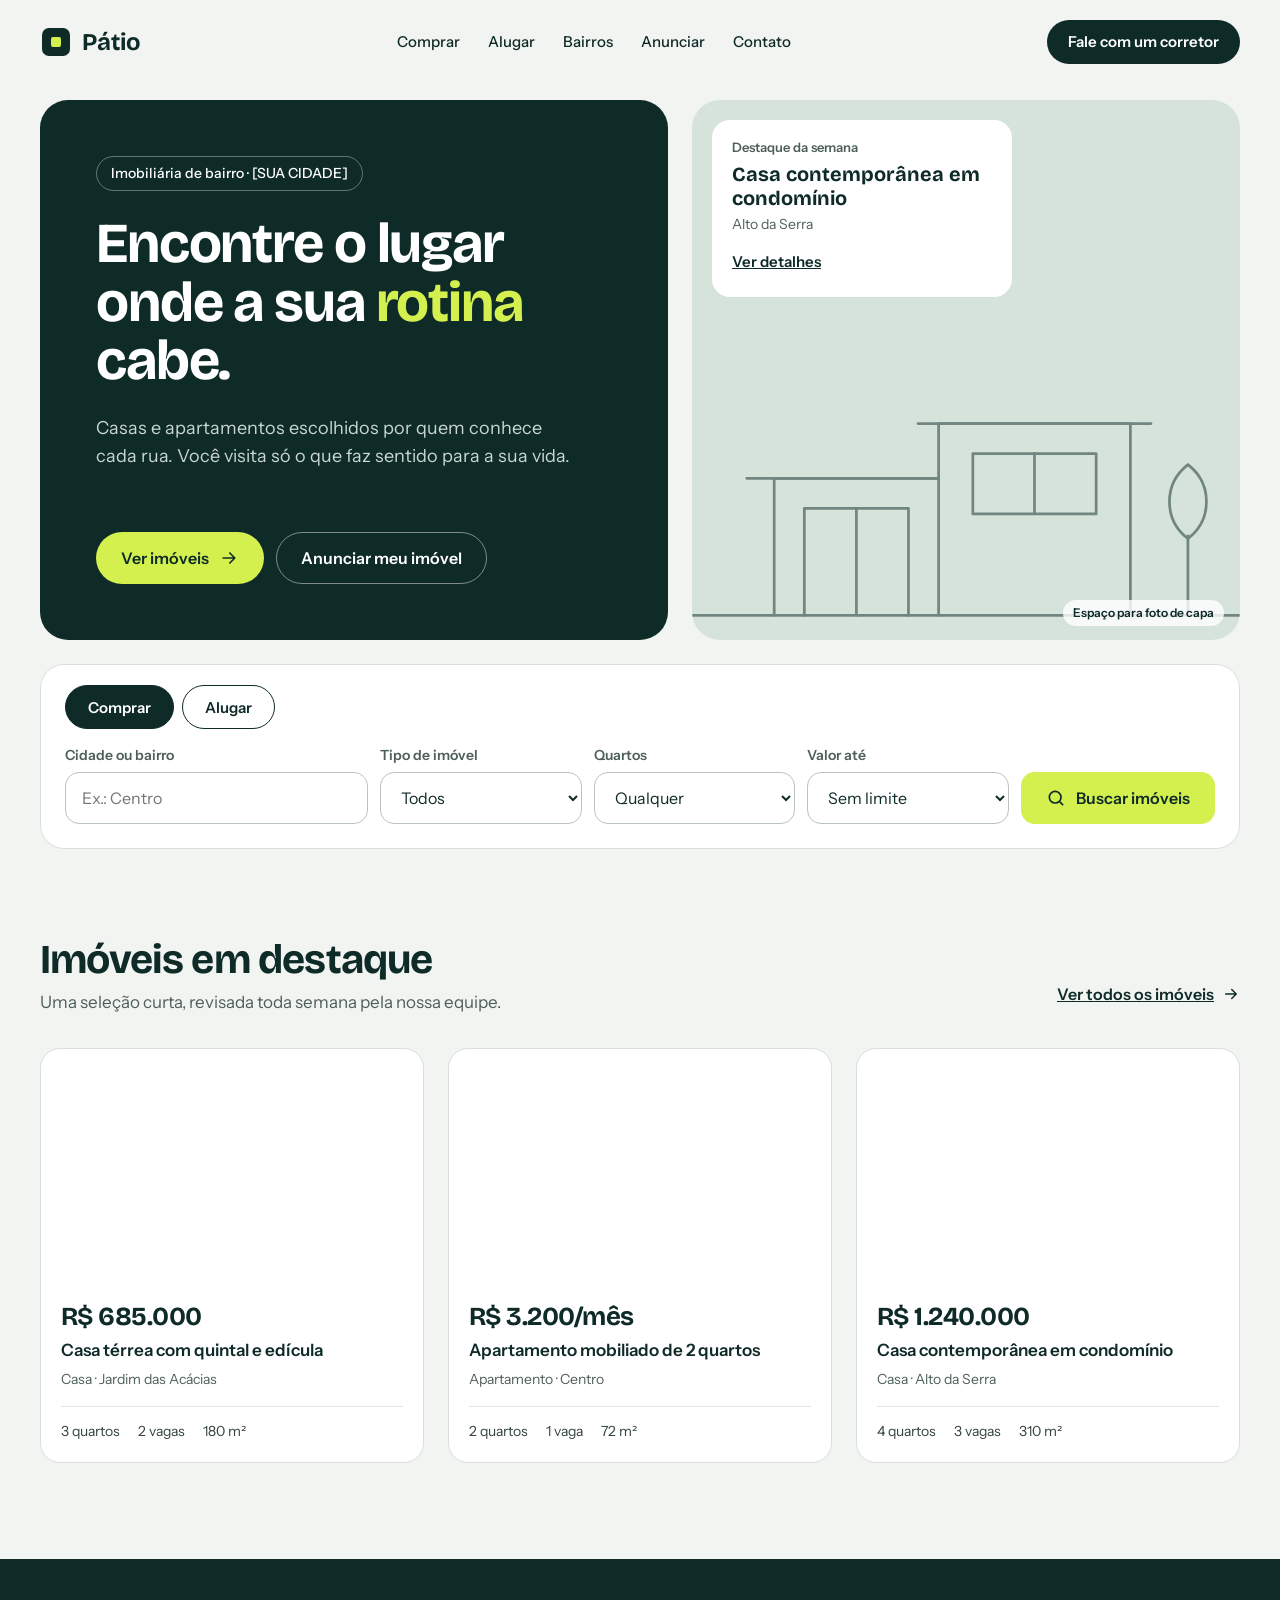
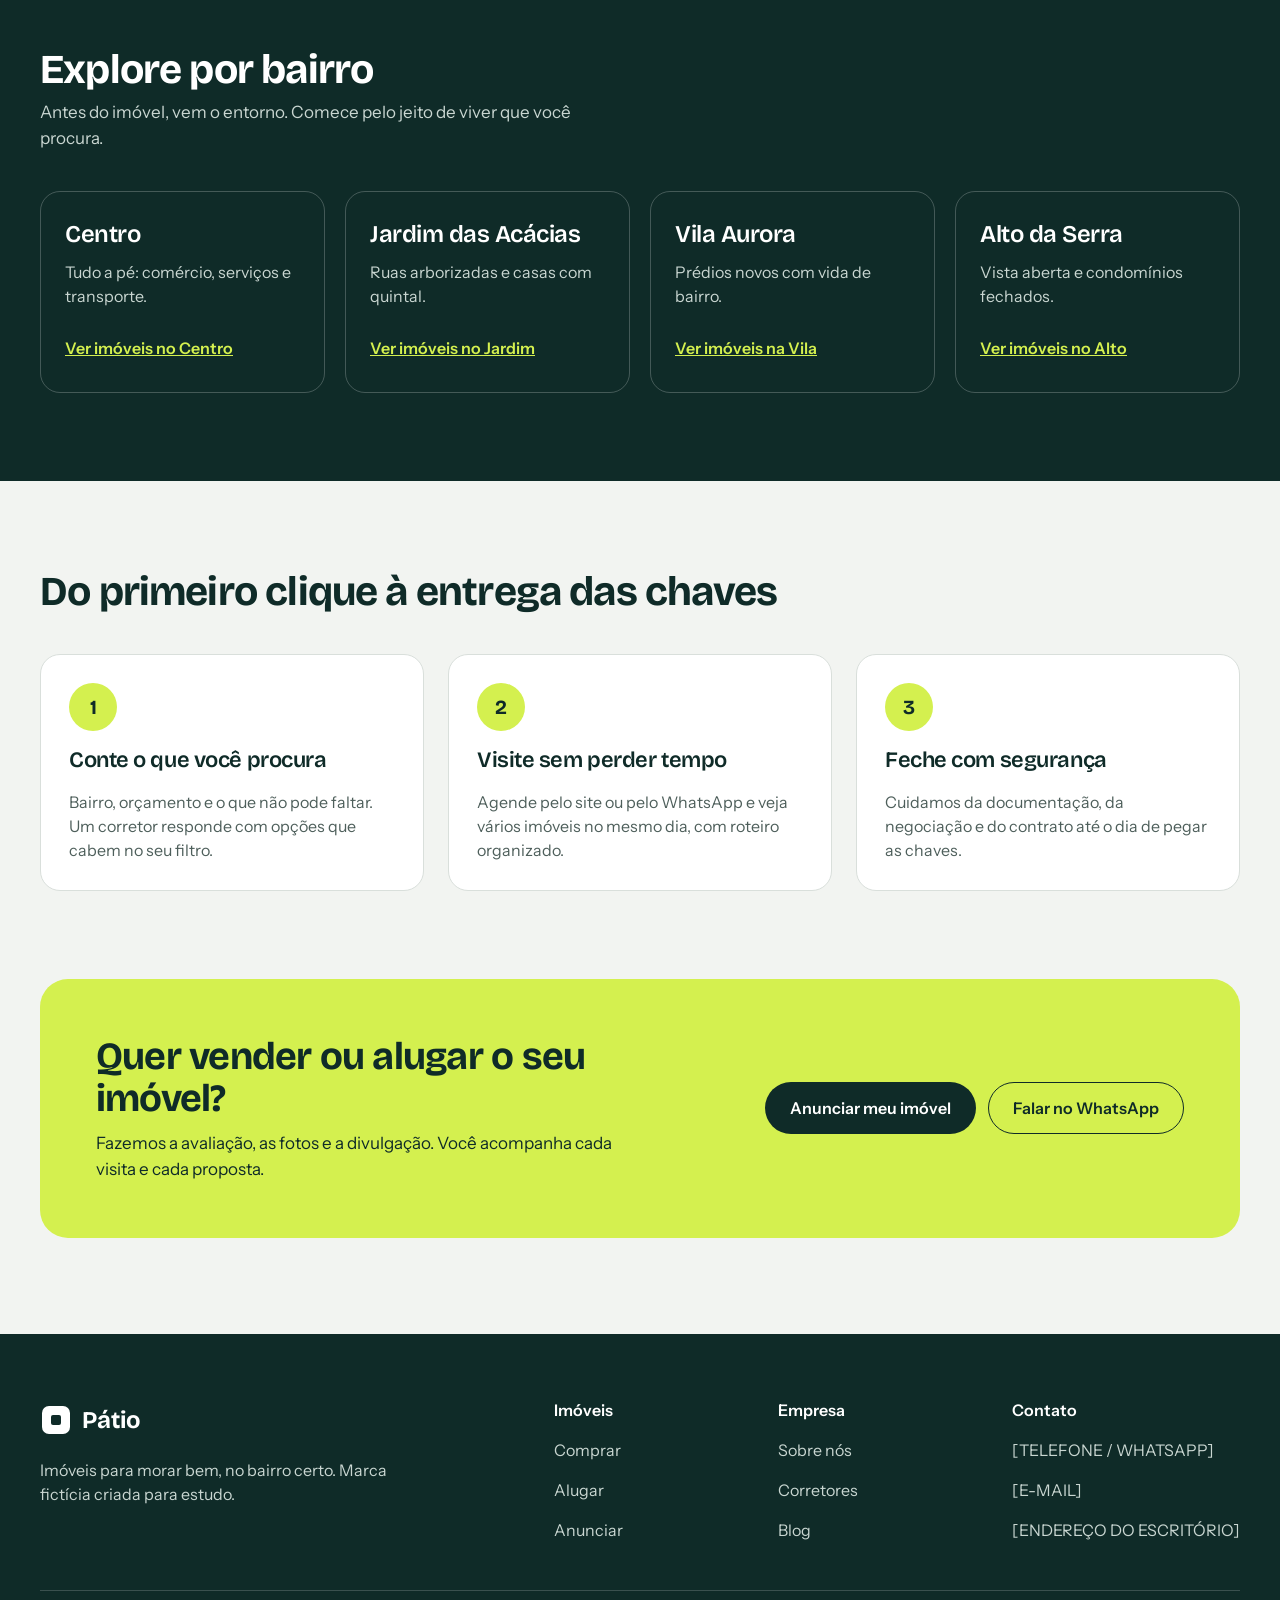
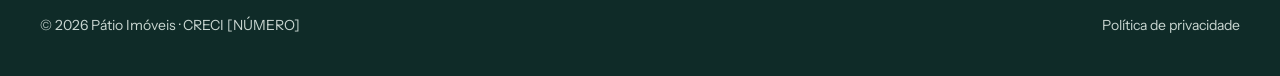
<file: index.html>
<!doctype html>
<html lang="pt-BR">
<head>
  <meta charset="utf-8">
  <meta name="viewport" content="width=device-width, initial-scale=1">
  <title>Pátio Imóveis — casas e apartamentos para comprar e alugar</title>
  <meta name="description" content="Imobiliária de bairro: casas e apartamentos escolhidos por quem conhece cada rua. (Site de estudo, marca fictícia.)">
  <link rel="preconnect" href="https://fonts.googleapis.com">
  <link rel="preconnect" href="https://fonts.gstatic.com" crossorigin>
  <link rel="stylesheet" href="https://fonts.googleapis.com/css2?family=Bricolage+Grotesque:opsz,wght@12..96,400..800&family=Instrument+Sans:wght@400..700&display=swap">
  <link rel="stylesheet" href="css/style.css">
</head>
<body>

  <!-- CABEÇALHO -->
  <header class="topo container">
    <a class="logo" href="index.html">
      <svg width="32" height="32" viewBox="0 0 32 32" aria-hidden="true"><rect class="logo-quadro" x="2" y="2" width="28" height="28" rx="7"/><rect class="logo-miolo" x="11" y="11" width="10" height="10" rx="2"/></svg>
      Pátio
    </a>
    <nav class="menu" aria-label="Principal">
      <a href="imoveis.html?modo=comprar">Comprar</a>
      <a href="imoveis.html?modo=alugar">Alugar</a>
      <a href="#bairros">Bairros</a>
      <a href="#anunciar">Anunciar</a>
      <a href="#contato">Contato</a>
    </nav>
    <a class="botao botao-escuro botao-pequeno" href="#contato">Fale com um corretor</a>
  </header>

  <main>
    <!-- ABERTURA + BUSCA -->
    <section class="hero container">
      <div class="hero-grade">
        <div class="hero-texto">
          <div class="hero-topo">
            <span class="selo">Imobiliária de bairro · [SUA CIDADE]</span>
            <h1>Encontre o lugar onde a sua <em>rotina</em> cabe.</h1>
            <p>Casas e apartamentos escolhidos por quem conhece cada rua. Você visita só o que faz sentido para a sua vida.</p>
          </div>
          <div class="hero-acoes">
            <a class="botao botao-destaque" href="imoveis.html">Ver imóveis
              <svg class="icone" viewBox="0 0 24 24" aria-hidden="true"><path d="M5 12h14M13 6l6 6-6 6"/></svg>
            </a>
            <a class="botao botao-contorno-claro" href="#anunciar">Anunciar meu imóvel</a>
          </div>
        </div>

        <!-- Foto provisória: troque este bloco por <img src="img/capa.jpg" alt="..."> -->
        <div class="foto hero-foto">
          <svg class="arte" viewBox="0 0 400 240" preserveAspectRatio="xMidYMax meet" aria-hidden="true"><path d="M0 222h400"/><path d="M60 222V122h120"/><path d="M40 122h140"/><path d="M180 222V82h140v140"/><path d="M165 82h170"/><path d="M82 222v-78h76v78M120 144v78"/><rect x="205" y="104" width="90" height="44"/><path d="M250 104v44"/><path d="M362 222v-58"/><path d="M362 112c-18 14-18 40 0 54 18-14 18-40 0-54z"/></svg>
          <div class="hero-cartao">
            <small>Destaque da semana</small>
            <strong>Casa contemporânea em condomínio</strong>
            <span>Alto da Serra</span>
            <a href="imovel.html">Ver detalhes</a>
          </div>
          <span class="legenda-foto">Espaço para foto de capa</span>
        </div>
      </div>

      <!-- O formulário envia as escolhas para imoveis.html pelo endereço (método GET) -->
      <form class="busca" id="busca" action="imoveis.html" method="get">
        <input type="hidden" name="modo" value="comprar">
        <div class="alternador" role="group" aria-label="Tipo de negócio">
          <button type="button" data-modo="comprar" aria-pressed="true">Comprar</button>
          <button type="button" data-modo="alugar" aria-pressed="false">Alugar</button>
        </div>
        <div class="busca-campos">
          <div class="campo largo">
            <label for="q-local">Cidade ou bairro</label>
            <input id="q-local" name="local" type="text" placeholder="Ex.: Centro">
          </div>
          <div class="campo">
            <label for="q-tipo">Tipo de imóvel</label>
            <select id="q-tipo" name="tipo">
              <option>Todos</option><option>Apartamento</option><option>Casa</option><option>Cobertura</option>
            </select>
          </div>
          <div class="campo">
            <label for="q-quartos">Quartos</label>
            <select id="q-quartos" name="quartos">
              <option>Qualquer</option><option>1 ou mais</option><option>2 ou mais</option><option>3 ou mais</option><option>4 ou mais</option>
            </select>
          </div>
          <div class="campo">
            <label for="q-valor">Valor até</label>
            <select id="q-valor" name="valor"><option>Sem limite</option></select>
          </div>
          <button class="botao botao-destaque" type="submit">
            <svg class="icone" viewBox="0 0 24 24" aria-hidden="true"><circle cx="11" cy="11" r="7"/><path d="M20 20l-3.5-3.5"/></svg>
            Buscar imóveis
          </button>
        </div>
      </form>
    </section>

    <!-- IMÓVEIS EM DESTAQUE (os cartões são montados pelo js/site.js) -->
    <section class="secao container">
      <div class="cabecalho-secao">
        <div>
          <h2>Imóveis em destaque</h2>
          <p class="subtitulo">Uma seleção curta, revisada toda semana pela nossa equipe.</p>
        </div>
        <a class="link-seta" href="imoveis.html">Ver todos os imóveis
          <svg class="icone" viewBox="0 0 24 24" aria-hidden="true"><path d="M5 12h14M13 6l6 6-6 6"/></svg>
        </a>
      </div>
      <div class="grade-imoveis" id="destaques"></div>
    </section>

    <!-- BAIRROS -->
    <section class="faixa-escura" id="bairros">
      <div class="container">
        <h2>Explore por bairro</h2>
        <p class="subtitulo">Antes do imóvel, vem o entorno. Comece pelo jeito de viver que você procura.</p>
        <div class="grade-bairros">
          <div class="bairro">
            <div><h3>Centro</h3><p>Tudo a pé: comércio, serviços e transporte.</p></div>
            <a href="imoveis.html">Ver imóveis no Centro</a>
          </div>
          <div class="bairro">
            <div><h3>Jardim das Acácias</h3><p>Ruas arborizadas e casas com quintal.</p></div>
            <a href="imoveis.html">Ver imóveis no Jardim</a>
          </div>
          <div class="bairro">
            <div><h3>Vila Aurora</h3><p>Prédios novos com vida de bairro.</p></div>
            <a href="imoveis.html">Ver imóveis na Vila</a>
          </div>
          <div class="bairro">
            <div><h3>Alto da Serra</h3><p>Vista aberta e condomínios fechados.</p></div>
            <a href="imoveis.html">Ver imóveis no Alto</a>
          </div>
        </div>
      </div>
    </section>

    <!-- COMO FUNCIONA -->
    <section class="secao container">
      <h2>Do primeiro clique à entrega das chaves</h2>
      <div class="grade-passos">
        <div class="passo">
          <span class="numero">1</span>
          <h3>Conte o que você procura</h3>
          <p>Bairro, orçamento e o que não pode faltar. Um corretor responde com opções que cabem no seu filtro.</p>
        </div>
        <div class="passo">
          <span class="numero">2</span>
          <h3>Visite sem perder tempo</h3>
          <p>Agende pelo site ou pelo WhatsApp e veja vários imóveis no mesmo dia, com roteiro organizado.</p>
        </div>
        <div class="passo">
          <span class="numero">3</span>
          <h3>Feche com segurança</h3>
          <p>Cuidamos da documentação, da negociação e do contrato até o dia de pegar as chaves.</p>
        </div>
      </div>
    </section>

    <!-- CHAMADA PARA ANUNCIAR -->
    <section class="secao container" id="anunciar">
      <div class="cta">
        <div>
          <h2>Quer vender ou alugar o seu imóvel?</h2>
          <p>Fazemos a avaliação, as fotos e a divulgação. Você acompanha cada visita e cada proposta.</p>
        </div>
        <div class="cta-acoes">
          <a class="botao botao-escuro" href="#contato">Anunciar meu imóvel</a>
          <a class="botao botao-contorno" href="#contato">Falar no WhatsApp</a>
        </div>
      </div>
    </section>
  </main>

  <!-- RODAPÉ -->
  <footer class="rodape" id="contato">
    <div class="container">
      <div class="rodape-colunas">
        <div class="rodape-marca">
          <span class="logo">
            <svg width="32" height="32" viewBox="0 0 32 32" aria-hidden="true"><rect class="logo-quadro" x="2" y="2" width="28" height="28" rx="7"/><rect class="logo-miolo" x="11" y="11" width="10" height="10" rx="2"/></svg>
            Pátio
          </span>
          <p>Imóveis para morar bem, no bairro certo. Marca fictícia criada para estudo.</p>
        </div>
        <div class="rodape-coluna">
          <strong>Imóveis</strong>
          <a href="imoveis.html?modo=comprar">Comprar</a>
          <a href="imoveis.html?modo=alugar">Alugar</a>
          <a href="#anunciar">Anunciar</a>
        </div>
        <div class="rodape-coluna">
          <strong>Empresa</strong>
          <a href="#">Sobre nós</a>
          <a href="#">Corretores</a>
          <a href="#">Blog</a>
        </div>
        <div class="rodape-coluna">
          <strong>Contato</strong>
          <span>[TELEFONE / WHATSAPP]</span>
          <span>[E-MAIL]</span>
          <span>[ENDEREÇO DO ESCRITÓRIO]</span>
        </div>
      </div>
      <div class="rodape-base">
        <span>© 2026 Pátio Imóveis · CRECI [NÚMERO]</span>
        <a href="#">Política de privacidade</a>
      </div>
    </div>
  </footer>

  <script src="js/dados.js"></script>
  <script src="js/site.js"></script>
  <script src="js/animacoes.js"></script>
</body>
</html>
</file>
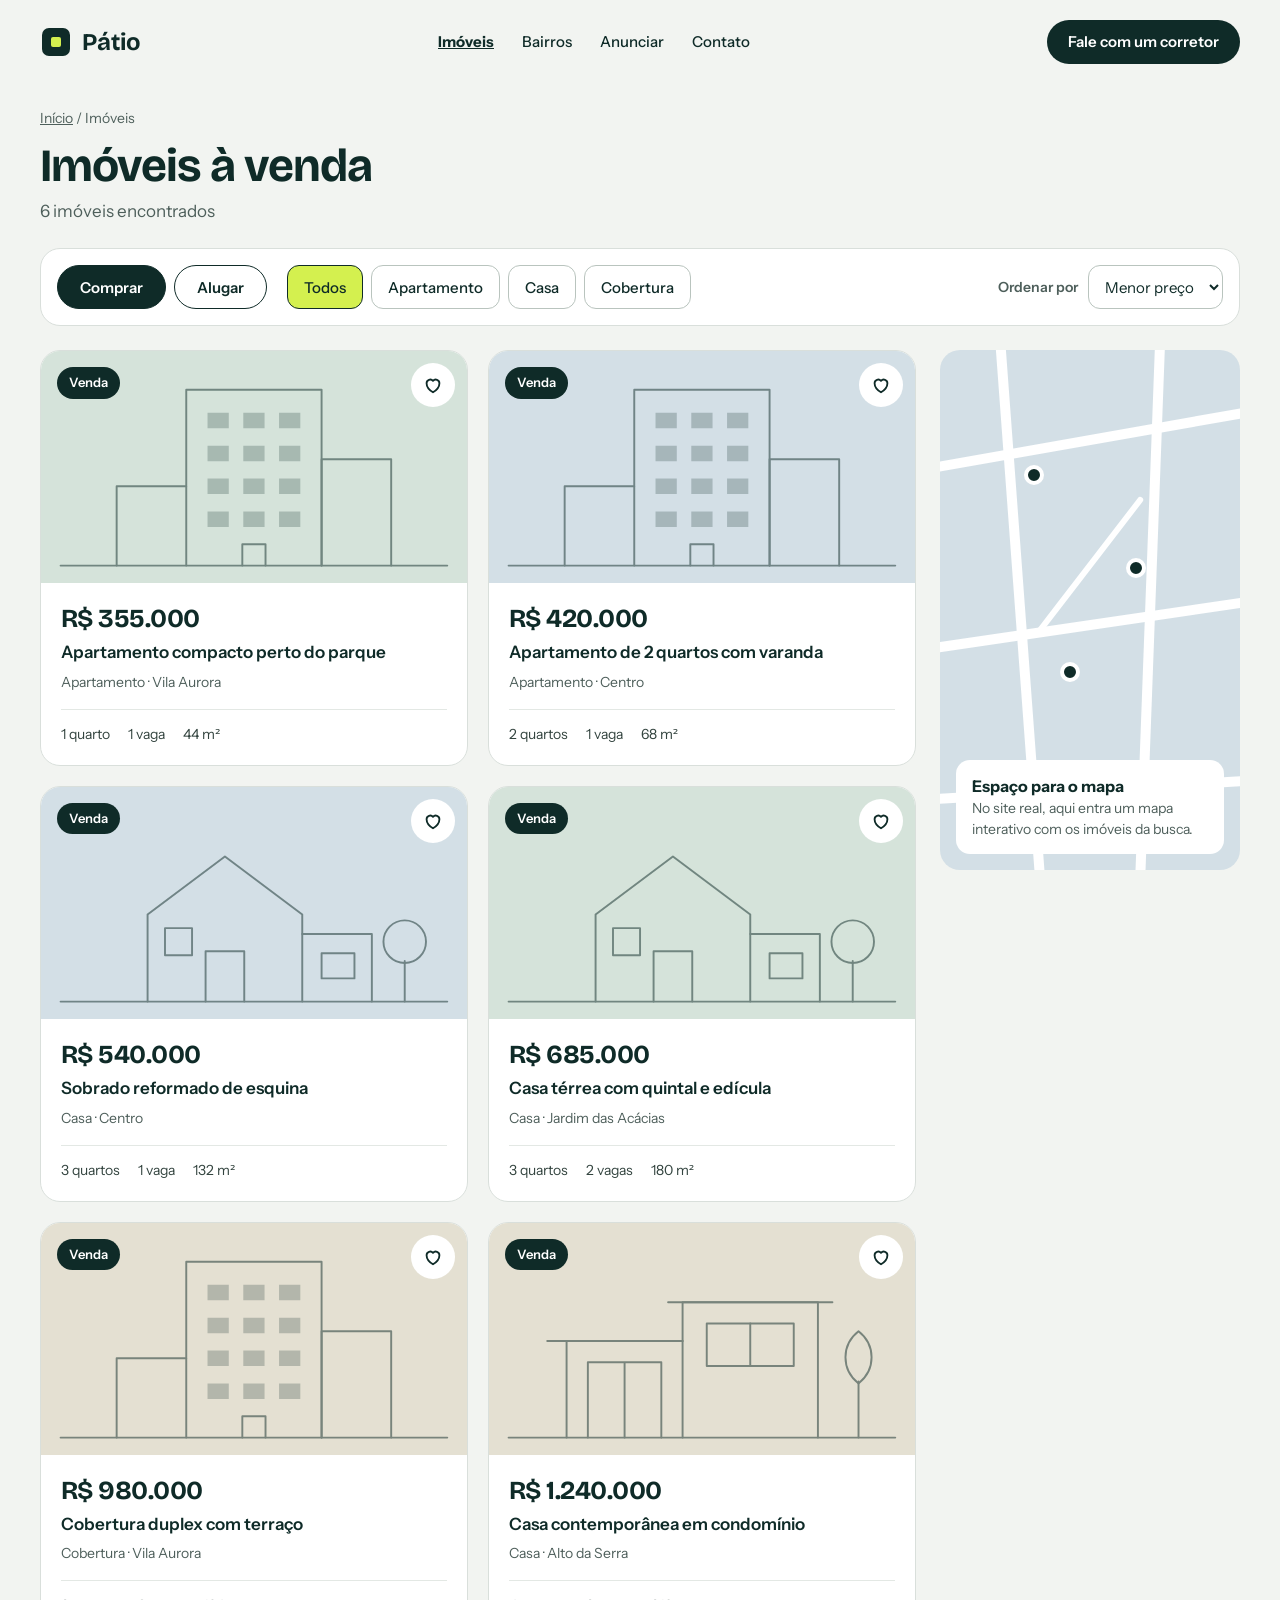
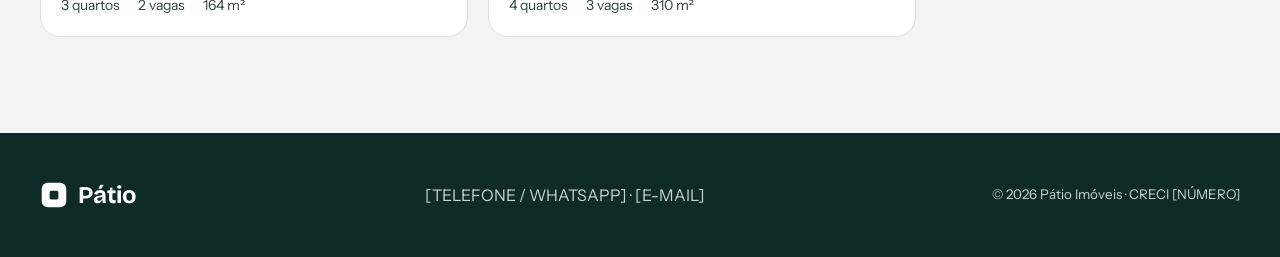
<file: imoveis.html>
<!doctype html>
<html lang="pt-BR">
<head>
  <meta charset="utf-8">
  <meta name="viewport" content="width=device-width, initial-scale=1">
  <title>Imóveis — Pátio Imóveis</title>
  <meta name="description" content="Casas, apartamentos e coberturas para comprar ou alugar. (Site de estudo, marca fictícia.)">
  <link rel="preconnect" href="https://fonts.googleapis.com">
  <link rel="preconnect" href="https://fonts.gstatic.com" crossorigin>
  <link rel="stylesheet" href="https://fonts.googleapis.com/css2?family=Bricolage+Grotesque:opsz,wght@12..96,400..800&family=Instrument+Sans:wght@400..700&display=swap">
  <link rel="stylesheet" href="css/style.css">
</head>
<body>

  <header class="topo container">
    <a class="logo" href="index.html">
      <svg width="32" height="32" viewBox="0 0 32 32" aria-hidden="true"><rect class="logo-quadro" x="2" y="2" width="28" height="28" rx="7"/><rect class="logo-miolo" x="11" y="11" width="10" height="10" rx="2"/></svg>
      Pátio
    </a>
    <nav class="menu" aria-label="Principal">
      <a class="atual" href="imoveis.html">Imóveis</a>
      <a href="index.html#bairros">Bairros</a>
      <a href="index.html#anunciar">Anunciar</a>
      <a href="#contato">Contato</a>
    </nav>
    <a class="botao botao-escuro botao-pequeno" href="#contato">Fale com um corretor</a>
  </header>

  <main class="pagina container">
    <nav class="trilha" aria-label="Você está em"><a href="index.html">Início</a> / Imóveis</nav>
    <h1 id="titulo-lista">Imóveis à venda</h1>
    <p class="subtitulo" id="contagem" aria-live="polite"></p>

    <!-- FILTROS (o js/site.js liga os botões e redesenha a lista) -->
    <div class="barra-filtros">
      <div class="filtros-esquerda">
        <div class="alternador" role="group" aria-label="Tipo de negócio">
          <button type="button" data-modo="comprar" aria-pressed="true">Comprar</button>
          <button type="button" data-modo="alugar" aria-pressed="false">Alugar</button>
        </div>
        <div class="tipos" role="group" aria-label="Tipo de imóvel">
          <button type="button" data-tipo="Todos" aria-pressed="true">Todos</button>
          <button type="button" data-tipo="Apartamento" aria-pressed="false">Apartamento</button>
          <button type="button" data-tipo="Casa" aria-pressed="false">Casa</button>
          <button type="button" data-tipo="Cobertura" aria-pressed="false">Cobertura</button>
        </div>
      </div>
      <div class="ordenar">
        <label for="ordem">Ordenar por</label>
        <select id="ordem">
          <option value="menor">Menor preço</option>
          <option value="maior">Maior preço</option>
          <option value="area">Maior área</option>
        </select>
      </div>
    </div>

    <div class="resultado">
      <div class="resultado-lista">
        <div class="grade-imoveis" id="lista"></div>
        <div class="vazio" id="vazio" hidden>
          <strong>Nenhum imóvel com esses filtros.</strong>
          <span>Tente outro tipo de imóvel ou troque entre comprar e alugar.</span>
        </div>
      </div>

      <!-- Mapa provisório: num site real, aqui entra Google Maps, Mapbox ou Leaflet -->
      <aside class="mapa" aria-label="Mapa">
        <svg viewBox="0 0 320 520" preserveAspectRatio="xMidYMid slice" aria-hidden="true"><path d="M-10 120L330 60"/><path d="M-10 300L330 250"/><path d="M-10 450L330 430"/><path d="M70 -10L110 530"/><path d="M230 -10L210 530"/><path d="M110 280L210 150" stroke-width="6"/></svg>
        <i style="left:28%;top:22%"></i><i style="left:62%;top:40%"></i><i style="left:40%;top:60%"></i>
        <div class="mapa-aviso">
          <strong>Espaço para o mapa</strong>
          <span>No site real, aqui entra um mapa interativo com os imóveis da busca.</span>
        </div>
      </aside>
    </div>
  </main>

  <footer class="rodape" id="contato">
    <div class="container rodape-simples">
      <span class="logo">
        <svg width="28" height="28" viewBox="0 0 32 32" aria-hidden="true"><rect class="logo-quadro" x="2" y="2" width="28" height="28" rx="7"/><rect class="logo-miolo" x="11" y="11" width="10" height="10" rx="2"/></svg>
        Pátio
      </span>
      <span>[TELEFONE / WHATSAPP] · [E-MAIL]</span>
      <small>© 2026 Pátio Imóveis · CRECI [NÚMERO]</small>
    </div>
  </footer>

  <script src="js/dados.js"></script>
  <script src="js/site.js"></script>
  <script src="js/animacoes.js"></script>
</body>
</html>
</file>
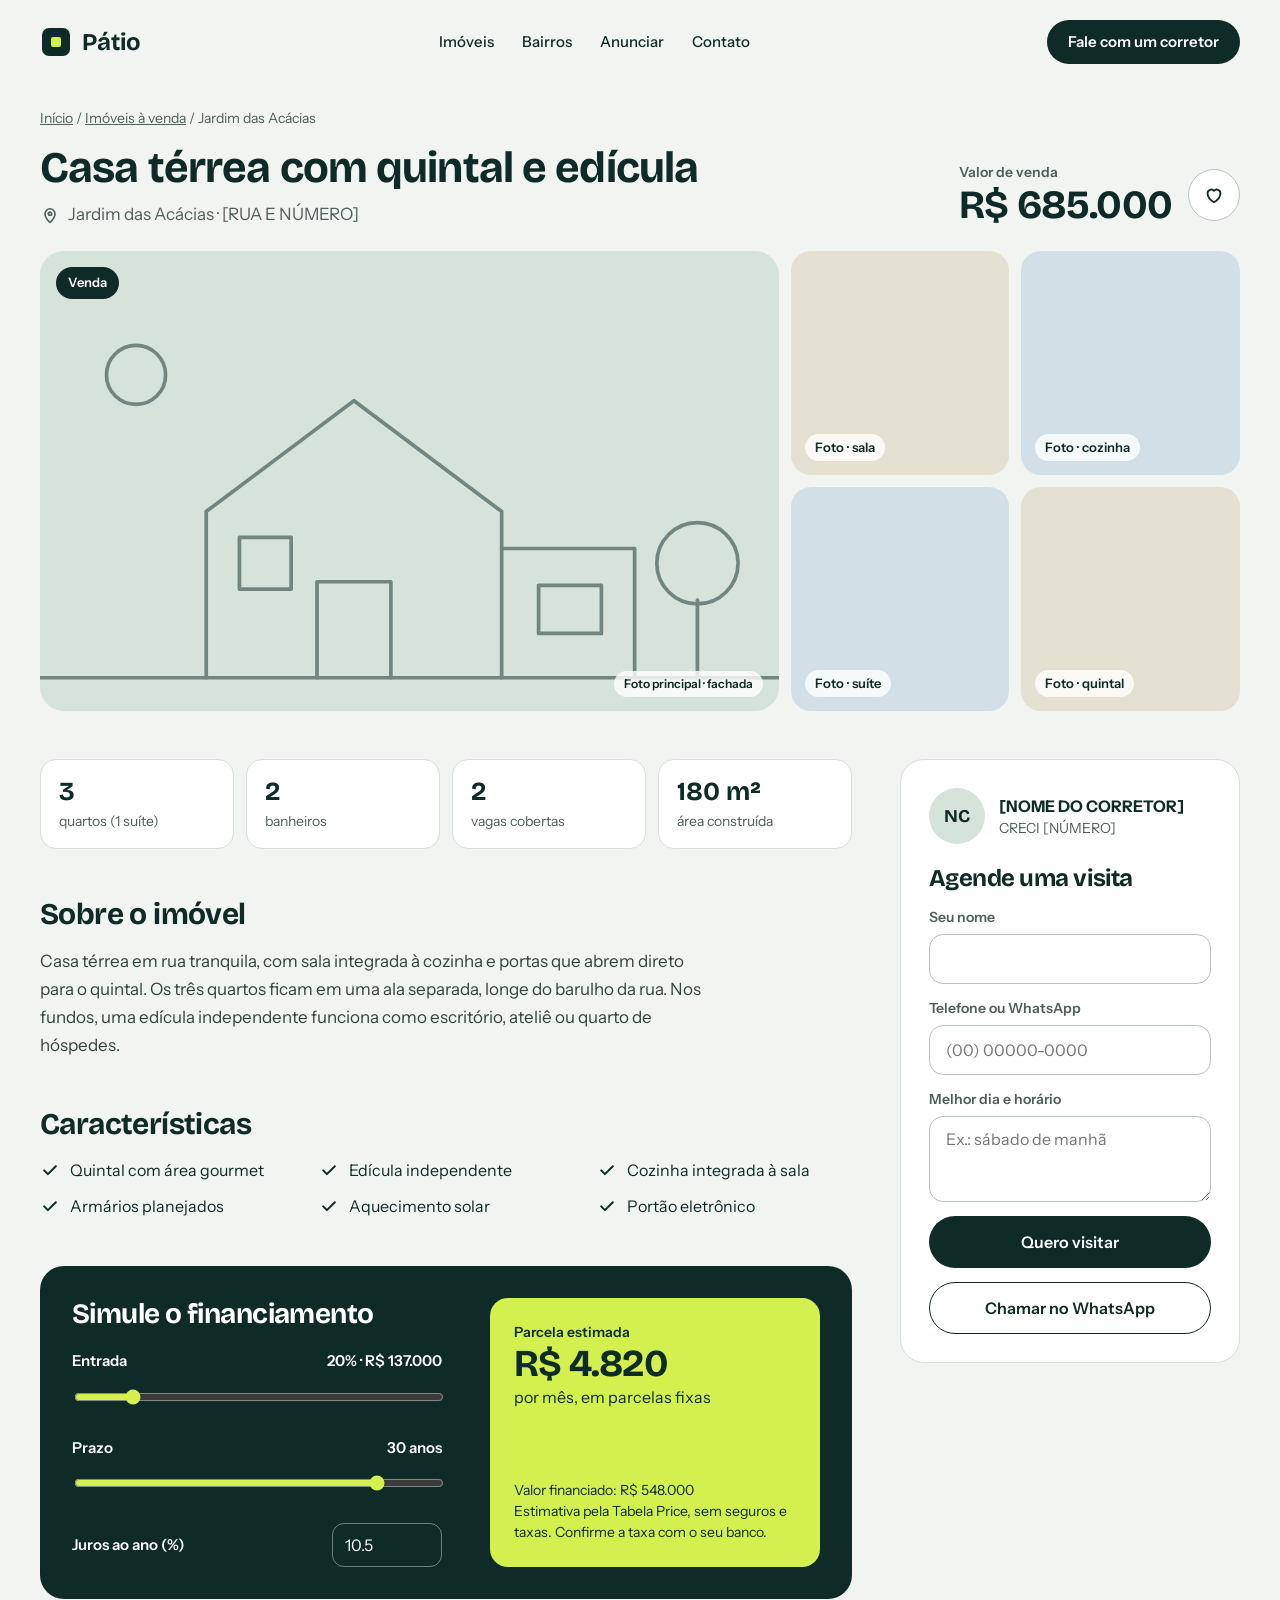
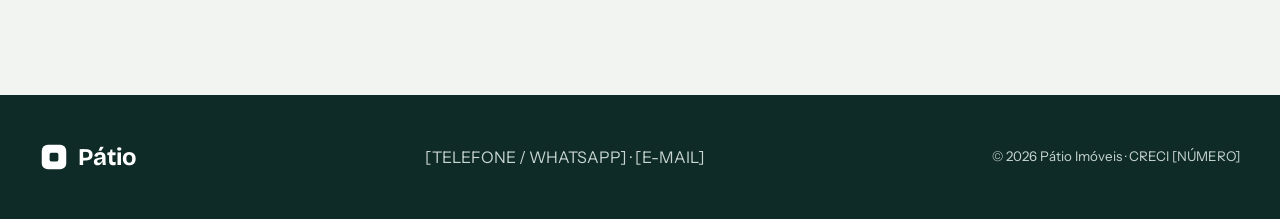
<file: imovel.html>
<!doctype html>
<html lang="pt-BR">
<head>
  <meta charset="utf-8">
  <meta name="viewport" content="width=device-width, initial-scale=1">
  <title>Casa térrea com quintal e edícula — Pátio Imóveis</title>
  <meta name="description" content="Casa térrea com 3 quartos, quintal e edícula no Jardim das Acácias. (Site de estudo, marca fictícia.)">
  <link rel="preconnect" href="https://fonts.googleapis.com">
  <link rel="preconnect" href="https://fonts.gstatic.com" crossorigin>
  <link rel="stylesheet" href="https://fonts.googleapis.com/css2?family=Bricolage+Grotesque:opsz,wght@12..96,400..800&family=Instrument+Sans:wght@400..700&display=swap">
  <link rel="stylesheet" href="css/style.css">
</head>
<body>

  <header class="topo container">
    <a class="logo" href="index.html">
      <svg width="32" height="32" viewBox="0 0 32 32" aria-hidden="true"><rect class="logo-quadro" x="2" y="2" width="28" height="28" rx="7"/><rect class="logo-miolo" x="11" y="11" width="10" height="10" rx="2"/></svg>
      Pátio
    </a>
    <nav class="menu" aria-label="Principal">
      <a href="imoveis.html">Imóveis</a>
      <a href="index.html#bairros">Bairros</a>
      <a href="index.html#anunciar">Anunciar</a>
      <a href="#visita">Contato</a>
    </nav>
    <a class="botao botao-escuro botao-pequeno" href="#visita">Fale com um corretor</a>
  </header>

  <main class="pagina container">
    <nav class="trilha" aria-label="Você está em"><a href="index.html">Início</a> / <a href="imoveis.html">Imóveis à venda</a> / Jardim das Acácias</nav>

    <div class="imovel-topo">
      <div>
        <h1>Casa térrea com quintal e edícula</h1>
        <p class="endereco">
          <svg class="icone" viewBox="0 0 24 24" aria-hidden="true"><path d="M12 21s-6-5.6-6-10.5a6 6 0 0 1 12 0C18 15.4 12 21 12 21z"/><circle cx="12" cy="10.5" r="2"/></svg>
          Jardim das Acácias · [RUA E NÚMERO]
        </p>
      </div>
      <div class="imovel-preco">
        <div>
          <small>Valor de venda</small>
          <div class="preco">R$ 685.000</div>
        </div>
        <button type="button" class="favorito" data-favorito="1" aria-pressed="false" aria-label="Salvar nos favoritos">
          <svg viewBox="0 0 24 24" aria-hidden="true"><path d="M12 20s-7-4.4-7-10a4 4 0 0 1 7-2.6A4 4 0 0 1 19 10c0 5.6-7 10-7 10z"/></svg>
        </button>
      </div>
    </div>

    <!-- GALERIA: blocos provisórios. Troque cada um por <img> quando tiver as fotos -->
    <div class="galeria">
      <div class="foto galeria-principal">
        <svg class="arte" viewBox="0 0 400 240" preserveAspectRatio="xMidYMax meet" aria-hidden="true"><path d="M0 222h400"/><path d="M90 222V132l80-60 80 60v90"/><path d="M250 152h72v70"/><path d="M150 222v-52h40v52"/><rect x="108" y="146" width="28" height="28"/><rect x="270" y="172" width="34" height="26"/><path d="M356 222v-42"/><circle cx="356" cy="160" r="22"/><circle cx="52" cy="58" r="16"/></svg>
        <span class="etiqueta">Venda</span>
        <span class="legenda-foto">Foto principal · fachada</span>
      </div>
      <div class="galeria-menores">
        <div class="foto areia"><span class="legenda-foto">Foto · sala</span></div>
        <div class="foto ceu"><span class="legenda-foto">Foto · cozinha</span></div>
        <div class="foto ceu"><span class="legenda-foto">Foto · suíte</span></div>
        <div class="foto areia"><span class="legenda-foto">Foto · quintal</span></div>
      </div>
    </div>

    <div class="imovel-corpo">
      <div class="imovel-principal">

        <div class="ficha">
          <div><strong>3</strong><span>quartos (1 suíte)</span></div>
          <div><strong>2</strong><span>banheiros</span></div>
          <div><strong>2</strong><span>vagas cobertas</span></div>
          <div><strong>180 m²</strong><span>área construída</span></div>
        </div>

        <section>
          <h2>Sobre o imóvel</h2>
          <p class="descricao">Casa térrea em rua tranquila, com sala integrada à cozinha e portas que abrem direto para o quintal. Os três quartos ficam em uma ala separada, longe do barulho da rua. Nos fundos, uma edícula independente funciona como escritório, ateliê ou quarto de hóspedes.</p>
        </section>

        <section>
          <h2>Características</h2>
          <ul class="caracteristicas">
            <li><svg class="icone" viewBox="0 0 24 24" aria-hidden="true"><path d="M5 12.5l4.5 4.5L19 7.5"/></svg>Quintal com área gourmet</li>
            <li><svg class="icone" viewBox="0 0 24 24" aria-hidden="true"><path d="M5 12.5l4.5 4.5L19 7.5"/></svg>Edícula independente</li>
            <li><svg class="icone" viewBox="0 0 24 24" aria-hidden="true"><path d="M5 12.5l4.5 4.5L19 7.5"/></svg>Cozinha integrada à sala</li>
            <li><svg class="icone" viewBox="0 0 24 24" aria-hidden="true"><path d="M5 12.5l4.5 4.5L19 7.5"/></svg>Armários planejados</li>
            <li><svg class="icone" viewBox="0 0 24 24" aria-hidden="true"><path d="M5 12.5l4.5 4.5L19 7.5"/></svg>Aquecimento solar</li>
            <li><svg class="icone" viewBox="0 0 24 24" aria-hidden="true"><path d="M5 12.5l4.5 4.5L19 7.5"/></svg>Portão eletrônico</li>
          </ul>
        </section>

        <!-- SIMULADOR: o cálculo está em js/site.js. data-preco é o valor do imóvel -->
        <section class="simulador" id="simulador" data-preco="685000">
          <div class="simulador-controles">
            <h2>Simule o financiamento</h2>
            <div class="controle">
              <label for="sim-entrada"><span>Entrada</span><span id="sim-entrada-valor"></span></label>
              <input id="sim-entrada" type="range" min="10" max="80" step="5" value="20">
            </div>
            <div class="controle">
              <label for="sim-prazo"><span>Prazo</span><span id="sim-prazo-valor"></span></label>
              <input id="sim-prazo" type="range" min="5" max="35" step="5" value="30">
            </div>
            <div class="controle linha">
              <label for="sim-taxa">Juros ao ano (%)</label>
              <input id="sim-taxa" type="number" min="0" max="30" step="0.1" value="10.5">
            </div>
          </div>
          <div class="simulador-resultado" aria-live="polite">
            <div>
              <small>Parcela estimada</small>
              <div class="preco" id="sim-parcela"></div>
              <span>por mês, em parcelas fixas</span>
            </div>
            <p>Valor financiado: <span id="sim-financiado"></span><br>Estimativa pela Tabela Price, sem seguros e taxas. Confirme a taxa com o seu banco.</p>
          </div>
        </section>
      </div>

      <!-- CONTATO / VISITA -->
      <aside class="contato" id="visita">
        <div class="corretor">
          <span class="avatar" aria-hidden="true">NC</span>
          <div>
            <strong>[NOME DO CORRETOR]</strong>
            <small>CRECI [NÚMERO]</small>
          </div>
        </div>

        <form id="form-visita">
          <h2>Agende uma visita</h2>
          <div class="campo">
            <label for="v-nome">Seu nome</label>
            <input id="v-nome" name="nome" type="text" autocomplete="name" required>
          </div>
          <div class="campo">
            <label for="v-fone">Telefone ou WhatsApp</label>
            <input id="v-fone" name="telefone" type="tel" autocomplete="tel" placeholder="(00) 00000-0000" required>
          </div>
          <div class="campo">
            <label for="v-msg">Melhor dia e horário</label>
            <textarea id="v-msg" name="mensagem" rows="3" placeholder="Ex.: sábado de manhã"></textarea>
          </div>
          <button class="botao botao-escuro" type="submit">Quero visitar</button>
          <a class="botao botao-contorno" href="#visita">Chamar no WhatsApp</a>
        </form>

        <div class="confirmacao" id="confirmacao" role="status" hidden>
          <strong>Pedido enviado</strong>
          <span>O corretor entra em contato para confirmar a visita. (Demonstração: nada foi enviado de verdade.)</span>
          <button class="botao botao-contorno botao-pequeno" type="button" id="novo-pedido">Enviar outro pedido</button>
        </div>
      </aside>
    </div>
  </main>

  <footer class="rodape">
    <div class="container rodape-simples">
      <span class="logo">
        <svg width="28" height="28" viewBox="0 0 32 32" aria-hidden="true"><rect class="logo-quadro" x="2" y="2" width="28" height="28" rx="7"/><rect class="logo-miolo" x="11" y="11" width="10" height="10" rx="2"/></svg>
        Pátio
      </span>
      <span>[TELEFONE / WHATSAPP] · [E-MAIL]</span>
      <small>© 2026 Pátio Imóveis · CRECI [NÚMERO]</small>
    </div>
  </footer>

  <script src="js/dados.js"></script>
  <script src="js/site.js"></script>
  <script src="js/animacoes.js"></script>
</body>
</html>
</file>
<file: css/style.css>
/* =========================================================
   Pátio Imóveis — folha de estilos
   Organização: 1) variáveis  2) base  3) componentes
                4) seções de cada página  5) telas pequenas
   ========================================================= */

/* 1) VARIÁVEIS — troque uma cor aqui e o site inteiro acompanha */
:root {
  --tinta: #0F2B28;        /* verde-petróleo: textos e fundos escuros */
  --fundo: #F2F4F1;        /* fundo geral da página */
  --branco: #FFFFFF;
  --apagado: #4E5F5B;      /* texto secundário */
  --claro: #C9D6D1;        /* texto sobre fundo escuro */
  --linha: #D9DFDB;        /* bordas de cartões */
  --borda-campo: #B9C4BE;  /* bordas de campos de formulário */
  --destaque: #D4F04F;     /* cor de destaque (botões, detalhes) */
  --salvia: #D5E3DA;       /* fundos das fotos provisórias */
  --ceu: #D3DFE6;
  --areia: #E4E0D2;
  --fonte-titulo: 'Bricolage Grotesque', system-ui, sans-serif;
  --fonte-texto: 'Instrument Sans', system-ui, sans-serif;
}

/* 2) BASE */
* { box-sizing: border-box; }

body {
  margin: 0;
  background: var(--fundo);
  color: var(--tinta);
  font-family: var(--fonte-texto);
  font-size: 16px;
  line-height: 1.5;
  -webkit-font-smoothing: antialiased;
}

a { color: var(--tinta); }
a:hover { color: #2F5F58; }

h1, h2, h3, p { margin: 0; }

h1, h2, h3, .preco, .numero {
  font-family: var(--fonte-titulo);
  font-weight: 700;
  letter-spacing: -0.02em;
}

h2 { font-size: clamp(30px, 3.2vw, 44px); line-height: 1.1; }

.container { max-width: 1248px; margin: 0 auto; padding-left: 24px; padding-right: 24px; }
.secao { padding-top: 88px; }
.subtitulo { margin-top: 8px; font-size: 17px; color: var(--apagado); }

/* 3) COMPONENTES */

/* Botões: .botao é a base; as outras classes mudam só a cor */
.botao {
  display: inline-flex; align-items: center; justify-content: center; gap: 10px;
  min-height: 52px; padding: 0 24px;
  border: 1px solid transparent; border-radius: 999px;
  font-family: var(--fonte-texto); font-size: 16px; font-weight: 600;
  text-decoration: none; cursor: pointer;
}
.botao svg { width: 20px; height: 20px; }
.botao-escuro { background: var(--tinta); color: var(--branco); }
.botao-escuro:hover { background: #1B423D; color: var(--branco); }
.botao-destaque { background: var(--destaque); color: var(--tinta); }
.botao-destaque:hover { filter: brightness(0.95); color: var(--tinta); }
.botao-contorno { border-color: var(--tinta); color: var(--tinta); background: transparent; }
.botao-contorno-claro { border-color: rgba(255,255,255,.45); color: var(--branco); }
.botao-contorno-claro:hover { color: var(--destaque); }
.botao-pequeno { min-height: 44px; padding: 0 20px; font-size: 15px; }

.icone { fill: none; stroke: currentColor; stroke-width: 2; stroke-linecap: round; stroke-linejoin: round; }

/* Cabeçalho */
.topo {
  display: flex; flex-wrap: wrap; align-items: center; justify-content: space-between;
  gap: 12px 32px; padding-top: 20px; padding-bottom: 20px;
}
.logo {
  display: flex; align-items: center; gap: 10px; min-height: 44px;
  font-family: var(--fonte-titulo); font-weight: 700; font-size: 24px; text-decoration: none;
}
.logo-quadro { fill: var(--tinta); }
.logo-miolo { fill: var(--destaque); }
.menu { display: flex; flex-wrap: wrap; gap: 0 28px; font-size: 15px; font-weight: 500; }
.menu a { padding: 10px 0; text-decoration: none; }
.menu a.atual { font-weight: 700; text-decoration: underline; }

/* Seletor Comprar / Alugar */
.alternador { display: flex; flex-wrap: wrap; gap: 8px; }
.alternador button {
  min-height: 44px; padding: 0 22px; border: 1px solid var(--tinta); border-radius: 999px;
  background: var(--branco); color: var(--tinta);
  font-family: var(--fonte-texto); font-size: 15px; font-weight: 600; cursor: pointer;
}
.alternador button[aria-pressed="true"] { background: var(--tinta); color: var(--branco); }

/* Campos de formulário */
.campo { display: flex; flex-direction: column; gap: 6px; min-width: 0; }
.campo label { font-size: 14px; font-weight: 600; color: var(--apagado); }
.campo input, .campo select, .campo textarea {
  width: 100%; height: 52px; padding: 0 16px;
  border: 1px solid var(--borda-campo); border-radius: 14px;
  background: var(--branco); color: var(--tinta);
  font-family: var(--fonte-texto); font-size: 16px;
}
.campo textarea { height: auto; padding: 12px 16px; resize: vertical; }

/* Foto provisória: bloco colorido + desenho. Troque por <img> quando tiver fotos reais */
.foto { position: relative; overflow: hidden; background: var(--salvia); color: var(--tinta); }
.foto.ceu { background: var(--ceu); }
.foto.areia { background: var(--areia); }
.foto .arte {
  position: absolute; left: 0; bottom: 0; width: 100%; height: 100%; opacity: .5;
  fill: none; stroke: currentColor; stroke-width: 2; stroke-linecap: round; stroke-linejoin: round;
}
.arte .janelas { stroke-width: 16; stroke-linecap: butt; stroke-dasharray: 22 15; opacity: .45; }
.etiqueta {
  position: absolute; left: 16px; top: 16px; padding: 6px 12px; border-radius: 999px;
  background: var(--tinta); color: var(--branco); font-size: 13px; font-weight: 600;
}
.legenda-foto {
  position: absolute; right: 16px; bottom: 14px; padding: 4px 10px; border-radius: 999px;
  background: rgba(255,255,255,.8); font-size: 12px; font-weight: 600;
}

/* Cartão de imóvel */
.grade-imoveis { display: grid; grid-template-columns: repeat(auto-fill, minmax(290px, 1fr)); gap: 24px; }
.cartao {
  display: flex; flex-direction: column; overflow: hidden;
  background: var(--branco); border: 1px solid var(--linha); border-radius: 20px;
}
.cartao .foto { height: 232px; }
.cartao-corpo { display: flex; flex-direction: column; gap: 6px; padding: 20px; }
.preco { font-size: 26px; line-height: 1.2; }
.cartao-titulo { font-size: 17px; font-weight: 600; text-decoration: none; }
.cartao-titulo:hover { text-decoration: underline; }
.cartao-local { font-size: 14px; color: var(--apagado); }
.cartao-dados {
  display: flex; flex-wrap: wrap; gap: 8px 18px; margin-top: 10px; padding-top: 14px;
  border-top: 1px solid #E3E8E4; font-size: 14px; color: #33443F;
}
.favorito {
  position: absolute; right: 12px; top: 12px; width: 44px; height: 44px;
  display: flex; align-items: center; justify-content: center;
  border: 0; border-radius: 50%; background: var(--branco); color: var(--tinta); cursor: pointer;
}
.favorito svg { width: 22px; height: 22px; fill: none; stroke: currentColor; stroke-width: 2; stroke-linejoin: round; }
.favorito[aria-pressed="true"] svg { fill: currentColor; }

/* Rodapé */
.rodape { margin-top: 96px; background: var(--tinta); color: var(--claro); }
.rodape a { color: var(--claro); text-decoration: none; }
.rodape a:hover { color: var(--destaque); }
.rodape .logo { color: var(--branco); }
.rodape .logo-quadro { fill: var(--branco); }
.rodape .logo-miolo { fill: var(--tinta); }
.rodape-colunas { display: flex; flex-wrap: wrap; justify-content: space-between; gap: 40px 64px; padding-top: 64px; }
.rodape-marca { flex: 1 1 280px; max-width: 360px; }
.rodape-marca p { margin-top: 16px; }
.rodape-coluna { display: flex; flex-direction: column; }
.rodape-coluna strong { margin-bottom: 8px; color: var(--branco); font-weight: 600; }
.rodape-coluna a, .rodape-coluna span { padding: 8px 0; }
.rodape-base {
  display: flex; flex-wrap: wrap; justify-content: space-between; gap: 8px 24px;
  margin-top: 40px; padding-top: 24px; padding-bottom: 40px;
  border-top: 1px solid rgba(255,255,255,.18); font-size: 14px;
}
.rodape-simples {
  display: flex; flex-wrap: wrap; align-items: center; justify-content: space-between;
  gap: 16px 32px; padding-top: 40px; padding-bottom: 40px;
}

/* 4) SEÇÕES */

/* Home: abertura */
.hero { padding-top: 16px; }
.hero-grade { display: flex; flex-wrap: wrap; gap: 24px; align-items: stretch; }
.hero-texto {
  flex: 1 1 460px; min-width: 0; min-height: 540px; padding: 56px; border-radius: 28px;
  display: flex; flex-direction: column; justify-content: space-between; gap: 40px;
  background: var(--tinta); color: var(--branco);
}
.hero-topo { display: flex; flex-direction: column; align-items: flex-start; gap: 24px; }
.selo { padding: 6px 14px; border: 1px solid rgba(255,255,255,.35); border-radius: 999px; font-size: 14px; font-weight: 500; }
.hero h1 { font-size: clamp(38px, 4.4vw, 60px); line-height: 1.04; }
.hero h1 em { font-style: normal; color: var(--destaque); }
.hero-texto p { max-width: 480px; font-size: 18px; line-height: 1.55; color: var(--claro); }
.hero-acoes { display: flex; flex-wrap: wrap; gap: 12px; }
.hero-foto { flex: 1 1 380px; min-width: 0; min-height: 540px; border-radius: 28px; }
.hero-cartao {
  position: absolute; left: 20px; top: 20px; right: 20px; max-width: 300px;
  display: flex; flex-direction: column; gap: 4px; padding: 18px 20px;
  background: var(--branco); border-radius: 18px;
}
.hero-cartao small { font-size: 13px; font-weight: 600; color: var(--apagado); }
.hero-cartao strong { font-family: var(--fonte-titulo); font-size: 20px; line-height: 1.2; }
.hero-cartao span { font-size: 14px; color: var(--apagado); }
.hero-cartao a { margin-top: 6px; padding: 6px 0; font-size: 15px; font-weight: 600; }

/* Home: busca */
.busca {
  display: flex; flex-direction: column; gap: 16px; margin-top: 24px; padding: 20px 24px 24px;
  background: var(--branco); border: 1px solid var(--linha); border-radius: 24px;
}
.busca-campos { display: flex; flex-wrap: wrap; align-items: flex-end; gap: 12px; }
.busca-campos .campo { flex: 1 1 170px; }
.busca-campos .campo.largo { flex: 2 1 240px; }
.busca-campos .botao { height: 52px; border-radius: 14px; }

.cabecalho-secao { display: flex; flex-wrap: wrap; align-items: flex-end; justify-content: space-between; gap: 12px 32px; margin-bottom: 32px; }
.link-seta { display: inline-flex; align-items: center; gap: 8px; padding: 10px 0; font-weight: 600; }
.link-seta svg { width: 18px; height: 18px; }

/* Home: bairros */
.faixa-escura { margin-top: 96px; padding: 88px 0; background: var(--tinta); color: var(--branco); }
.faixa-escura .subtitulo { max-width: 560px; color: var(--claro); }
.grade-bairros { display: grid; grid-template-columns: repeat(auto-fit, minmax(230px, 1fr)); gap: 20px; margin-top: 40px; }
.bairro {
  display: flex; flex-direction: column; justify-content: space-between; gap: 20px;
  min-height: 200px; padding: 24px; border: 1px solid rgba(255,255,255,.22); border-radius: 20px;
}
.bairro h3 { font-size: 24px; font-weight: 600; }
.bairro p { margin-top: 8px; color: var(--claro); }
.bairro a { padding: 8px 0; color: var(--destaque); font-weight: 600; }

/* Home: como funciona */
.grade-passos { display: grid; grid-template-columns: repeat(auto-fit, minmax(260px, 1fr)); gap: 24px; margin-top: 40px; }
.passo {
  display: flex; flex-direction: column; align-items: flex-start; gap: 16px; padding: 28px;
  background: var(--branco); border: 1px solid var(--linha); border-radius: 20px;
}
.passo .numero {
  display: flex; align-items: center; justify-content: center; width: 48px; height: 48px;
  border-radius: 50%; background: var(--destaque); font-size: 20px;
}
.passo h3 { font-size: 22px; font-weight: 600; line-height: 1.2; }
.passo p { color: var(--apagado); }

/* Home: chamada para anunciar */
.cta {
  display: flex; flex-wrap: wrap; align-items: center; justify-content: space-between; gap: 28px 48px;
  padding: 56px; border-radius: 28px; background: var(--destaque);
}
.cta > div:first-child { flex: 1 1 420px; min-width: 0; }
.cta h2 { font-size: clamp(28px, 3vw, 40px); }
.cta p { max-width: 520px; margin-top: 12px; font-size: 17px; }
.cta-acoes { display: flex; flex-wrap: wrap; gap: 12px; }

/* Lista de imóveis */
.trilha { font-size: 14px; color: var(--apagado); }
.trilha a { color: var(--apagado); }
.pagina { padding-top: 24px; }
.pagina h1 { margin-top: 12px; font-size: clamp(34px, 3.6vw, 50px); line-height: 1.08; }
.barra-filtros {
  display: flex; flex-wrap: wrap; align-items: center; justify-content: space-between; gap: 12px 24px;
  margin-top: 24px; padding: 16px; background: var(--branco); border: 1px solid var(--linha); border-radius: 20px;
}
.filtros-esquerda { display: flex; flex-wrap: wrap; align-items: center; gap: 8px 20px; }
.tipos { display: flex; flex-wrap: wrap; gap: 8px; }
.tipos button {
  min-height: 44px; padding: 0 16px; border: 1px solid var(--borda-campo); border-radius: 12px;
  background: var(--branco); color: var(--tinta);
  font-family: var(--fonte-texto); font-size: 15px; font-weight: 500; cursor: pointer;
}
.tipos button[aria-pressed="true"] { background: var(--destaque); border-color: var(--tinta); }
.ordenar { display: flex; align-items: center; gap: 10px; }
.ordenar label { font-size: 14px; font-weight: 600; color: var(--apagado); }
.ordenar select {
  height: 44px; padding: 0 12px; border: 1px solid var(--borda-campo); border-radius: 12px;
  background: var(--branco); color: var(--tinta); font-family: var(--fonte-texto); font-size: 15px;
}
.resultado { display: flex; flex-wrap: wrap; align-items: flex-start; gap: 24px; margin-top: 24px; }
.resultado-lista { flex: 999 1 560px; min-width: 0; }
.resultado-lista .grade-imoveis { grid-template-columns: repeat(auto-fill, minmax(300px, 1fr)); gap: 20px; }
.vazio { padding: 40px; text-align: center; background: var(--branco); border: 1px dashed var(--borda-campo); border-radius: 20px; }
.vazio strong { display: block; font-family: var(--fonte-titulo); font-size: 22px; }
.vazio span { display: block; margin-top: 8px; color: var(--apagado); }
.mapa { flex: 1 1 300px; min-width: 0; height: 520px; position: relative; overflow: hidden; border-radius: 20px; background: var(--ceu); }
.mapa svg { position: absolute; inset: 0; width: 100%; height: 100%; fill: none; stroke: var(--branco); stroke-width: 10; stroke-linecap: round; }
.mapa i { position: absolute; width: 20px; height: 20px; border-radius: 50%; background: var(--tinta); border: 4px solid var(--branco); }
.mapa-aviso { position: absolute; left: 16px; right: 16px; bottom: 16px; padding: 14px 16px; background: var(--branco); border-radius: 14px; }
.mapa-aviso span { display: block; font-size: 14px; color: var(--apagado); }

/* Página do imóvel */
.imovel-topo { display: flex; flex-wrap: wrap; align-items: flex-end; justify-content: space-between; gap: 16px 40px; margin-top: 16px; }
.imovel-topo > div:first-child { flex: 1 1 480px; min-width: 0; }
.imovel-topo h1 { margin: 0; font-size: clamp(32px, 3.4vw, 46px); }
.endereco { display: flex; align-items: center; gap: 8px; margin-top: 10px; font-size: 17px; color: var(--apagado); }
.endereco svg { width: 20px; height: 20px; flex: none; }
.imovel-preco { display: flex; align-items: center; gap: 16px; }
.imovel-preco small { display: block; font-size: 14px; font-weight: 600; color: var(--apagado); }
.imovel-preco .preco { font-size: 40px; line-height: 1.1; }
.imovel-preco .favorito { position: static; width: 52px; height: 52px; border: 1px solid var(--borda-campo); }
.galeria { display: flex; flex-wrap: wrap; gap: 12px; margin-top: 24px; }
.galeria-principal { flex: 2 1 480px; min-width: 0; height: 460px; border-radius: 24px; }
.galeria-menores { flex: 1 1 320px; min-width: 0; display: grid; grid-template-columns: repeat(2, minmax(0, 1fr)); gap: 12px; }
.galeria-menores .foto { min-height: 224px; border-radius: 20px; }
.galeria-menores .legenda-foto { right: auto; left: 14px; font-size: 13px; }
.imovel-corpo { display: flex; flex-wrap: wrap; align-items: flex-start; gap: 48px; margin-top: 48px; }
.imovel-principal { flex: 999 1 560px; min-width: 0; display: flex; flex-direction: column; gap: 48px; }
.imovel-principal h2 { font-size: 30px; line-height: 1.15; }
.ficha { display: grid; grid-template-columns: repeat(auto-fit, minmax(140px, 1fr)); gap: 12px; }
.ficha div { padding: 16px 18px; background: var(--branco); border: 1px solid var(--linha); border-radius: 16px; }
.ficha strong { display: block; font-family: var(--fonte-titulo); font-size: 26px; line-height: 1.2; }
.ficha span { font-size: 14px; color: var(--apagado); }
.descricao { max-width: 680px; margin-top: 16px; font-size: 17px; line-height: 1.65; color: #33443F; }
.caracteristicas { display: grid; grid-template-columns: repeat(auto-fit, minmax(240px, 1fr)); gap: 12px 24px; margin: 16px 0 0; padding: 0; list-style: none; }
.caracteristicas li { display: flex; align-items: center; gap: 10px; }
.caracteristicas svg { width: 20px; height: 20px; flex: none; stroke-width: 2.4; }

/* Simulador de financiamento */
.simulador { display: flex; flex-wrap: wrap; gap: 32px 48px; padding: 32px; border-radius: 24px; background: var(--tinta); color: var(--branco); }
.simulador h2 { font-size: 28px; }
.simulador-controles { flex: 1 1 300px; min-width: 0; display: flex; flex-direction: column; gap: 20px; }
.controle { display: flex; flex-direction: column; gap: 4px; }
.controle label { display: flex; justify-content: space-between; gap: 12px; font-size: 15px; font-weight: 600; }
.controle input[type="range"] { width: 100%; height: 36px; accent-color: var(--destaque); }
.controle.linha { flex-direction: row; align-items: center; justify-content: space-between; }
.controle input[type="number"] {
  width: 110px; height: 44px; padding: 0 12px; border: 1px solid rgba(255,255,255,.4); border-radius: 12px;
  background: transparent; color: var(--branco); font-family: var(--fonte-texto); font-size: 16px;
}
.simulador-resultado {
  flex: 1 1 260px; min-width: 0; display: flex; flex-direction: column; justify-content: space-between; gap: 20px;
  padding: 24px; border-radius: 18px; background: var(--destaque); color: var(--tinta);
}
.simulador-resultado small { display: block; font-size: 14px; font-weight: 600; }
.simulador-resultado .preco { font-size: 38px; line-height: 1.1; }
.simulador-resultado p { font-size: 14px; }

/* Cartão de contato / visita */
.contato {
  flex: 1 1 340px; min-width: 0; display: flex; flex-direction: column; gap: 20px; padding: 28px;
  background: var(--branco); border: 1px solid var(--linha); border-radius: 24px;
}
.corretor { display: flex; align-items: center; gap: 14px; }
.corretor .avatar {
  display: flex; align-items: center; justify-content: center; width: 56px; height: 56px; border-radius: 50%;
  background: var(--salvia); font-family: var(--fonte-titulo); font-weight: 700; font-size: 18px;
}
.corretor small { display: block; font-size: 14px; color: var(--apagado); }
.contato form { display: flex; flex-direction: column; gap: 14px; }
.contato h2 { font-size: 24px; line-height: 1.2; }
.contato .campo input { height: 50px; }
.confirmacao { display: flex; flex-direction: column; gap: 8px; padding: 24px; border-radius: 18px; background: var(--salvia); }
.confirmacao strong { font-family: var(--fonte-titulo); font-size: 22px; line-height: 1.2; }
.confirmacao .botao { align-self: flex-start; }
[hidden] { display: none !important; }

/* 5) TELAS PEQUENAS (celular) — regras que só valem até 640px de largura */
@media (max-width: 640px) {
  .container { padding-left: 16px; padding-right: 16px; }
  .secao { padding-top: 56px; }
  .topo .menu { order: 3; width: 100%; gap: 0 20px; }
  .topo .botao { display: none; }
  .hero-texto { min-height: 0; padding: 28px 24px; border-radius: 24px; }
  .hero-foto { min-height: 300px; flex-basis: 100%; border-radius: 24px; }
  .hero-acoes .botao, .cta-acoes .botao, .busca-campos .botao { width: 100%; }
  .busca { padding: 16px; }
  .busca-campos .campo, .busca-campos .campo.largo { flex-basis: 100%; }
  .faixa-escura { margin-top: 56px; padding: 56px 0; }
  .cta { padding: 28px 24px; border-radius: 24px; }
  .cta-acoes { width: 100%; }
  .rodape { margin-top: 56px; }
  .galeria-principal { height: 280px; flex-basis: 100%; }
  .galeria-menores .foto { min-height: 140px; }
  .imovel-preco .preco { font-size: 32px; }
  .simulador, .contato { padding: 24px 20px; }
  .mapa { height: 320px; }
}

/* 6) ANIMAÇÕES
   Tudo aqui fica dentro de "prefers-reduced-motion: no-preference":
   quem pediu ao sistema para reduzir movimento vê o site parado. */
@media (prefers-reduced-motion: no-preference) {

  html { scroll-behavior: smooth; }

  /* -- Movimentos reutilizáveis -- */
  @keyframes subir   { from { opacity: 0; transform: translateY(24px); } to { opacity: 1; transform: none; } }
  @keyframes surgir  { from { opacity: 0; transform: scale(.97); }      to { opacity: 1; transform: none; } }
  @keyframes tracar  { to { stroke-dashoffset: 0; } }
  @keyframes pulsar  { 0% { transform: scale(1); } 40% { transform: scale(1.35); } 100% { transform: scale(1); } }
  @keyframes onda    { 0% { box-shadow: 0 0 0 0 rgba(15,43,40,.45); } 100% { box-shadow: 0 0 0 18px rgba(15,43,40,0); } }

  /* -- Entrada da abertura (roda uma vez, ao carregar a página) -- */
  .hero-topo > *, .hero-acoes { animation: subir .7s cubic-bezier(.2,.7,.2,1) both; }
  .hero-topo > :nth-child(1) { animation-delay: .05s; }
  .hero-topo > :nth-child(2) { animation-delay: .15s; }
  .hero-topo > :nth-child(3) { animation-delay: .28s; }
  .hero-acoes                { animation-delay: .4s; }
  .hero-foto                 { animation: surgir .8s cubic-bezier(.2,.7,.2,1) .1s both; }
  .hero-cartao               { animation: subir .6s cubic-bezier(.2,.7,.2,1) .9s both; }
  .busca                     { animation: subir .7s cubic-bezier(.2,.7,.2,1) .5s both; }
  .pagina > .trilha, .pagina > h1, .pagina > .subtitulo, .imovel-topo, .galeria { animation: subir .6s cubic-bezier(.2,.7,.2,1) both; }
  .pagina > h1, .imovel-topo { animation-delay: .08s; }
  .pagina > .subtitulo, .galeria { animation-delay: .16s; }

  /* -- Desenho que se traça sozinho (o JS marca o SVG com .desenhar) -- */
  .arte.desenhar > * { stroke-dasharray: 1; stroke-dashoffset: 1; animation: tracar 1.1s ease-out forwards; }

  /* -- Cartões da lista: entram em sequência a cada filtro -- */
  #lista .cartao { animation: subir .45s cubic-bezier(.2,.7,.2,1) both; }
  #lista .cartao:nth-child(2) { animation-delay: .06s; }
  #lista .cartao:nth-child(3) { animation-delay: .12s; }
  #lista .cartao:nth-child(4) { animation-delay: .18s; }
  #lista .cartao:nth-child(5) { animation-delay: .24s; }
  #lista .cartao:nth-child(n+6) { animation-delay: .3s; }

  /* -- Cartão: levanta e ganha sombra quando o mouse passa -- */
  .cartao { transition: transform .25s ease, box-shadow .25s ease, border-color .25s ease; }
  .cartao:hover { transform: translateY(-6px); box-shadow: 0 18px 36px -18px rgba(15,43,40,.35); border-color: var(--borda-campo); }
  .cartao .arte { transition: transform .5s cubic-bezier(.2,.7,.2,1); transform-origin: 50% 100%; }
  .cartao:hover .arte { transform: scale(1.05); }

  /* -- Botões e links -- */
  .botao { transition: transform .18s ease, box-shadow .18s ease, background-color .18s ease, filter .18s ease; }
  .botao:hover { transform: translateY(-2px); box-shadow: 0 10px 20px -12px rgba(15,43,40,.5); }
  .botao:active { transform: scale(.97); box-shadow: none; }
  .botao svg, .link-seta svg { transition: transform .2s ease; }
  .botao:hover svg, .link-seta:hover svg { transform: translateX(4px); }
  .alternador button, .tipos button { transition: background-color .2s ease, color .2s ease, transform .15s ease; }
  .alternador button:active, .tipos button:active { transform: scale(.96); }

  .menu a { background: linear-gradient(currentColor, currentColor) 0 calc(100% - 6px) / 0 2px no-repeat; transition: background-size .25s ease; }
  .menu a:hover { background-size: 100% 2px; }

  .bairro { transition: transform .25s ease, border-color .25s ease, background-color .25s ease; }
  .bairro:hover { transform: translateY(-4px); border-color: var(--destaque); background: rgba(255,255,255,.04); }
  .passo .numero { transition: transform .3s cubic-bezier(.3,1.6,.5,1); }
  .passo:hover .numero { transform: scale(1.12) rotate(-6deg); }

  .campo input, .campo select, .campo textarea { transition: border-color .2s ease, box-shadow .2s ease; }
  .campo input:focus, .campo select:focus, .campo textarea:focus { outline: none; border-color: var(--tinta); box-shadow: 0 0 0 4px rgba(212,240,79,.6); }

  /* -- Favorito: o coração pula ao ser clicado -- */
  .favorito { transition: transform .15s ease; }
  .favorito:hover { transform: scale(1.08); }
  .favorito.pulsar svg { animation: pulsar .35s ease; }

  /* -- Detalhes das outras páginas -- */
  .mapa i { animation: onda 2s ease-out infinite; }
  .mapa i:nth-of-type(2) { animation-delay: .6s; }
  .mapa i:nth-of-type(3) { animation-delay: 1.2s; }
  .confirmacao:not([hidden]) { animation: subir .45s cubic-bezier(.2,.7,.2,1) both; }
  .galeria-menores .foto { transition: transform .25s ease; }
  .galeria-menores .foto:hover { transform: scale(1.02); }

  /* -- Revelar ao rolar: o JS põe .revelar e depois .visivel.
        Fica por último para valer sobre as transições de "hover" acima;
        o JS retira as duas classes quando a entrada termina. -- */
  .revelar { opacity: 0; transform: translateY(28px); transition: opacity .6s ease, transform .6s cubic-bezier(.2,.7,.2,1); }
  .revelar.visivel { opacity: 1; transform: none; }
}
</file>
